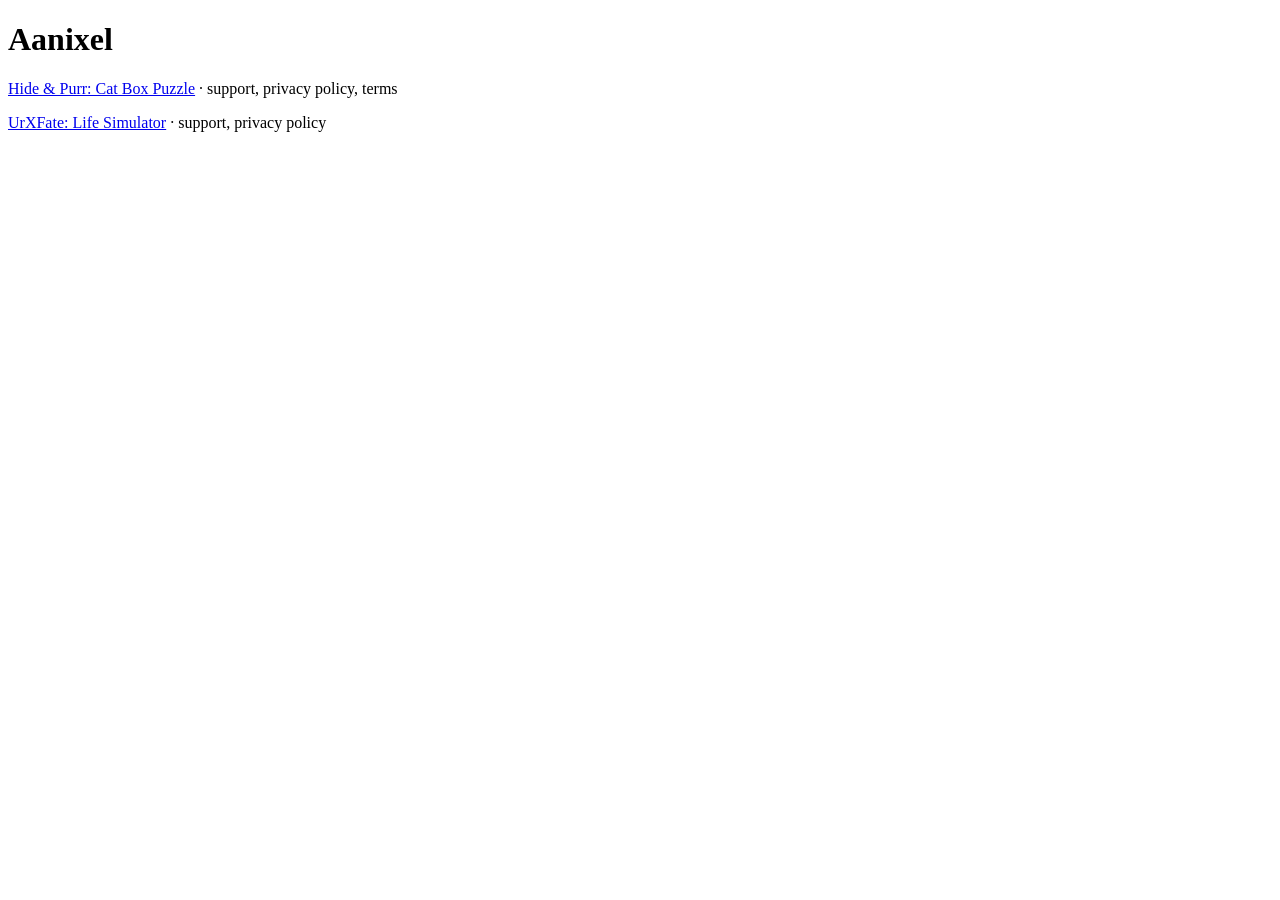
<file: index.html>
<!doctype html>
<html lang="en">
<head>
<meta charset="utf-8">
<meta name="viewport" content="width=device-width, initial-scale=1">
<title>Aanixel</title>
</head>
<body>
<h1>Aanixel</h1>
<p><a href="https://aanixel.github.io/hideandpurr-site/">Hide &amp; Purr: Cat Box Puzzle</a> · support, privacy policy, terms</p>
<p><a href="https://aanixel.github.io/urxfate/">UrXFate: Life Simulator</a> · support, privacy policy</p>
</body>
</html>
</file>
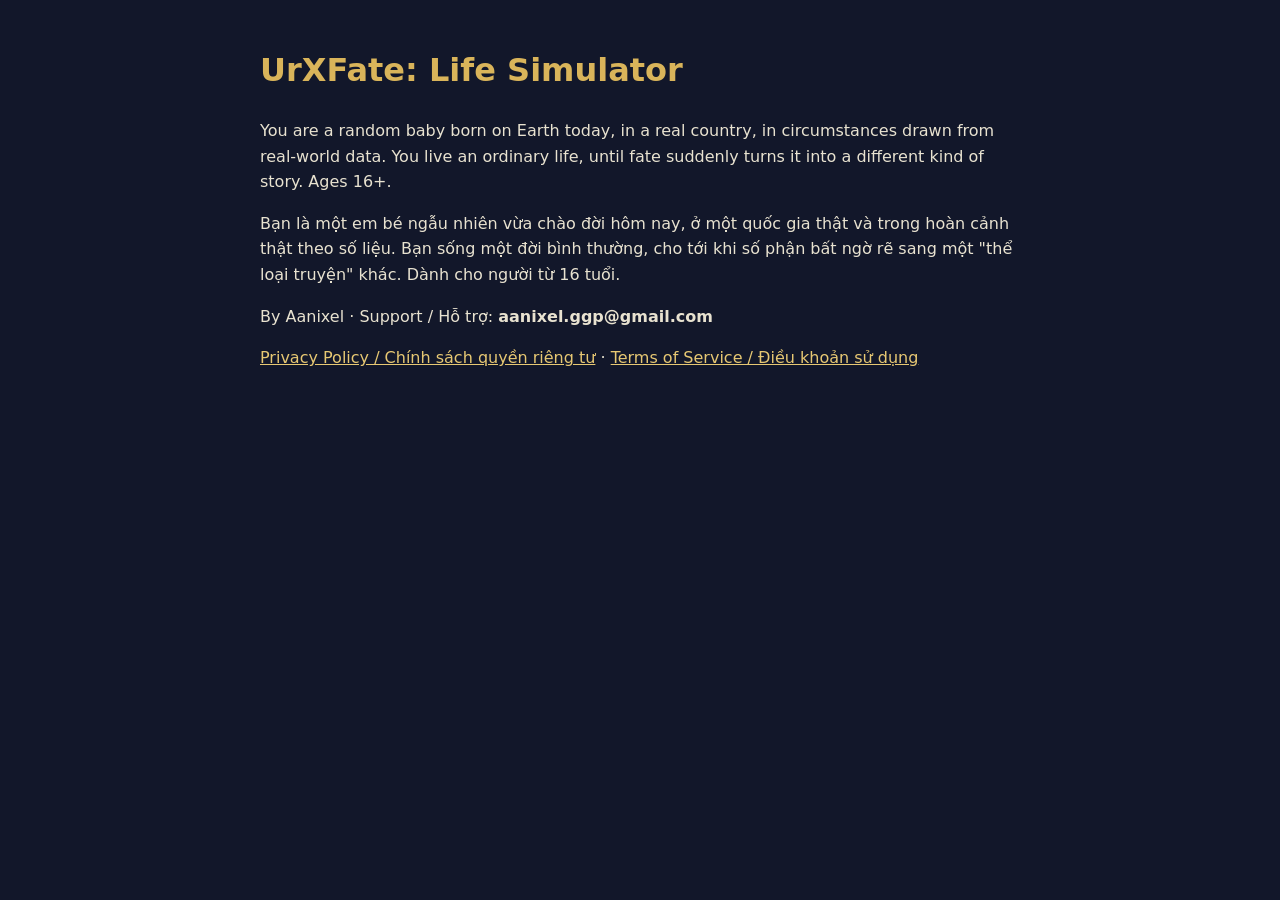
<file: urxfate/index.html>
<!doctype html>
<html lang="en">
<head>
<meta charset="utf-8">
<meta name="viewport" content="width=device-width, initial-scale=1">
<title>UrXFate: Life Simulator</title>
<link rel="stylesheet" href="style.css">
</head>
<body>
<main>
<h1>UrXFate: Life Simulator</h1>
<p lang="en">You are a random baby born on Earth today, in a real country, in circumstances drawn from real-world data. You live an ordinary life, until fate suddenly turns it into a different kind of story. Ages 16+.</p>
<p lang="vi">Bạn là một em bé ngẫu nhiên vừa chào đời hôm nay, ở một quốc gia thật và trong hoàn cảnh thật theo số liệu. Bạn sống một đời bình thường, cho tới khi số phận bất ngờ rẽ sang một "thể loại truyện" khác. Dành cho người từ 16 tuổi.</p>
<p>By Aanixel · Support / Hỗ trợ: <b>aanixel.ggp@gmail.com</b></p>
<p><a href="privacy.html">Privacy Policy / Chính sách quyền riêng tư</a> · <a href="terms.html">Terms of Service / Điều khoản sử dụng</a></p>
</main>
</body>
</html>
</file>
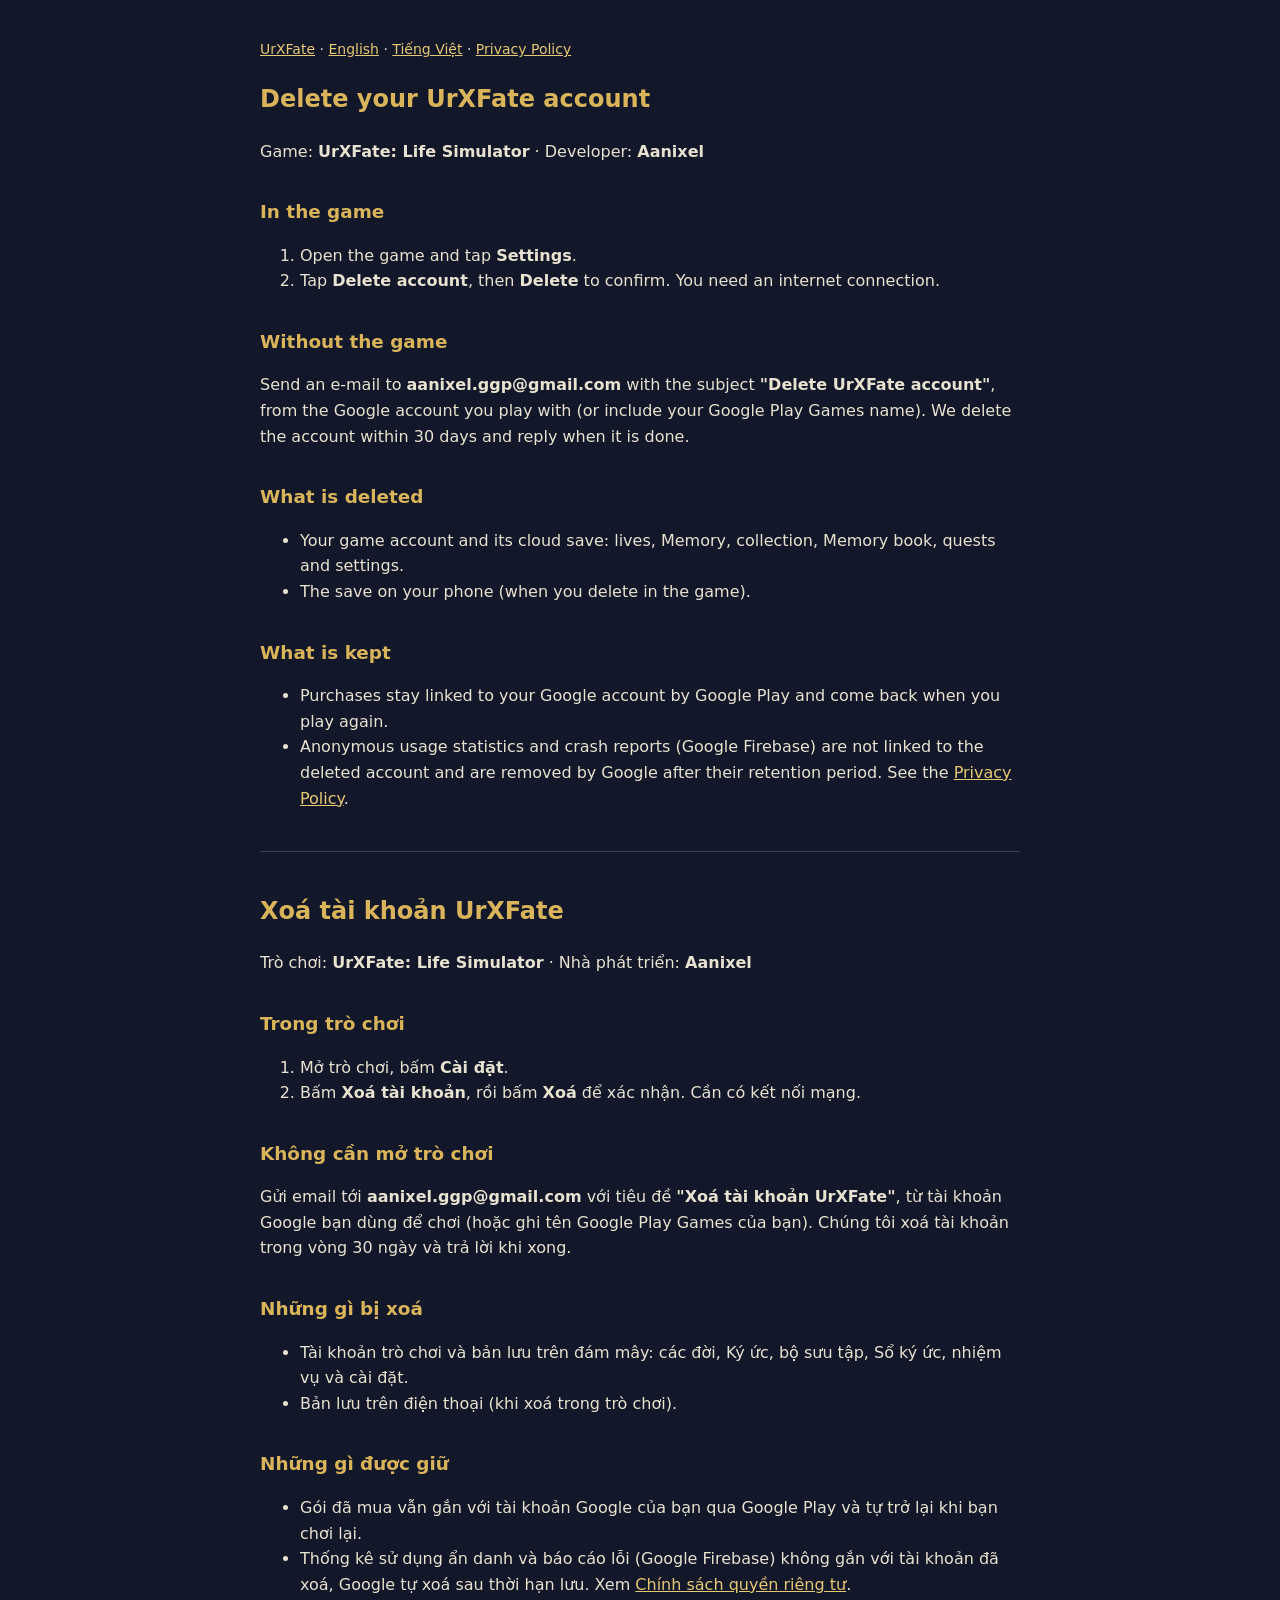
<file: urxfate/delete-account.html>
<!doctype html>
<html lang="en">
<head>
<meta charset="utf-8">
<meta name="viewport" content="width=device-width, initial-scale=1">
<title>UrXFate: Life Simulator — Delete your account</title>
<link rel="stylesheet" href="style.css">
</head>
<body>
<main>
<p class="nav"><a href="index.html">UrXFate</a> · <a href="#en">English</a> · <a href="#vi">Tiếng Việt</a> · <a href="privacy.html">Privacy Policy</a></p>

<section id="en" lang="en">
<h1>Delete your UrXFate account</h1>
<p>Game: <b>UrXFate: Life Simulator</b> · Developer: <b>Aanixel</b></p>

<h2>In the game</h2>
<ol>
<li>Open the game and tap <b>Settings</b>.</li>
<li>Tap <b>Delete account</b>, then <b>Delete</b> to confirm. You need an internet connection.</li>
</ol>

<h2>Without the game</h2>
<p>Send an e-mail to <b>aanixel.ggp@gmail.com</b> with the subject <b>"Delete UrXFate account"</b>, from the Google account you play with
(or include your Google Play Games name). We delete the account within 30 days and reply when it is done.</p>

<h2>What is deleted</h2>
<ul>
<li>Your game account and its cloud save: lives, Memory, collection, Memory book, quests and settings.</li>
<li>The save on your phone (when you delete in the game).</li>
</ul>
<h2>What is kept</h2>
<ul>
<li>Purchases stay linked to your Google account by Google Play and come back when you play again.</li>
<li>Anonymous usage statistics and crash reports (Google Firebase) are not linked to the deleted account and are removed by Google after their retention period. See the <a href="privacy.html">Privacy Policy</a>.</li>
</ul>
</section>

<hr>

<section id="vi" lang="vi">
<h1>Xoá tài khoản UrXFate</h1>
<p>Trò chơi: <b>UrXFate: Life Simulator</b> · Nhà phát triển: <b>Aanixel</b></p>

<h2>Trong trò chơi</h2>
<ol>
<li>Mở trò chơi, bấm <b>Cài đặt</b>.</li>
<li>Bấm <b>Xoá tài khoản</b>, rồi bấm <b>Xoá</b> để xác nhận. Cần có kết nối mạng.</li>
</ol>

<h2>Không cần mở trò chơi</h2>
<p>Gửi email tới <b>aanixel.ggp@gmail.com</b> với tiêu đề <b>"Xoá tài khoản UrXFate"</b>, từ tài khoản Google bạn dùng để chơi
(hoặc ghi tên Google Play Games của bạn). Chúng tôi xoá tài khoản trong vòng 30 ngày và trả lời khi xong.</p>

<h2>Những gì bị xoá</h2>
<ul>
<li>Tài khoản trò chơi và bản lưu trên đám mây: các đời, Ký ức, bộ sưu tập, Sổ ký ức, nhiệm vụ và cài đặt.</li>
<li>Bản lưu trên điện thoại (khi xoá trong trò chơi).</li>
</ul>
<h2>Những gì được giữ</h2>
<ul>
<li>Gói đã mua vẫn gắn với tài khoản Google của bạn qua Google Play và tự trở lại khi bạn chơi lại.</li>
<li>Thống kê sử dụng ẩn danh và báo cáo lỗi (Google Firebase) không gắn với tài khoản đã xoá, Google tự xoá sau thời hạn lưu. Xem <a href="privacy.html">Chính sách quyền riêng tư</a>.</li>
</ul>
</section>
</main>
</body>
</html>
</file>
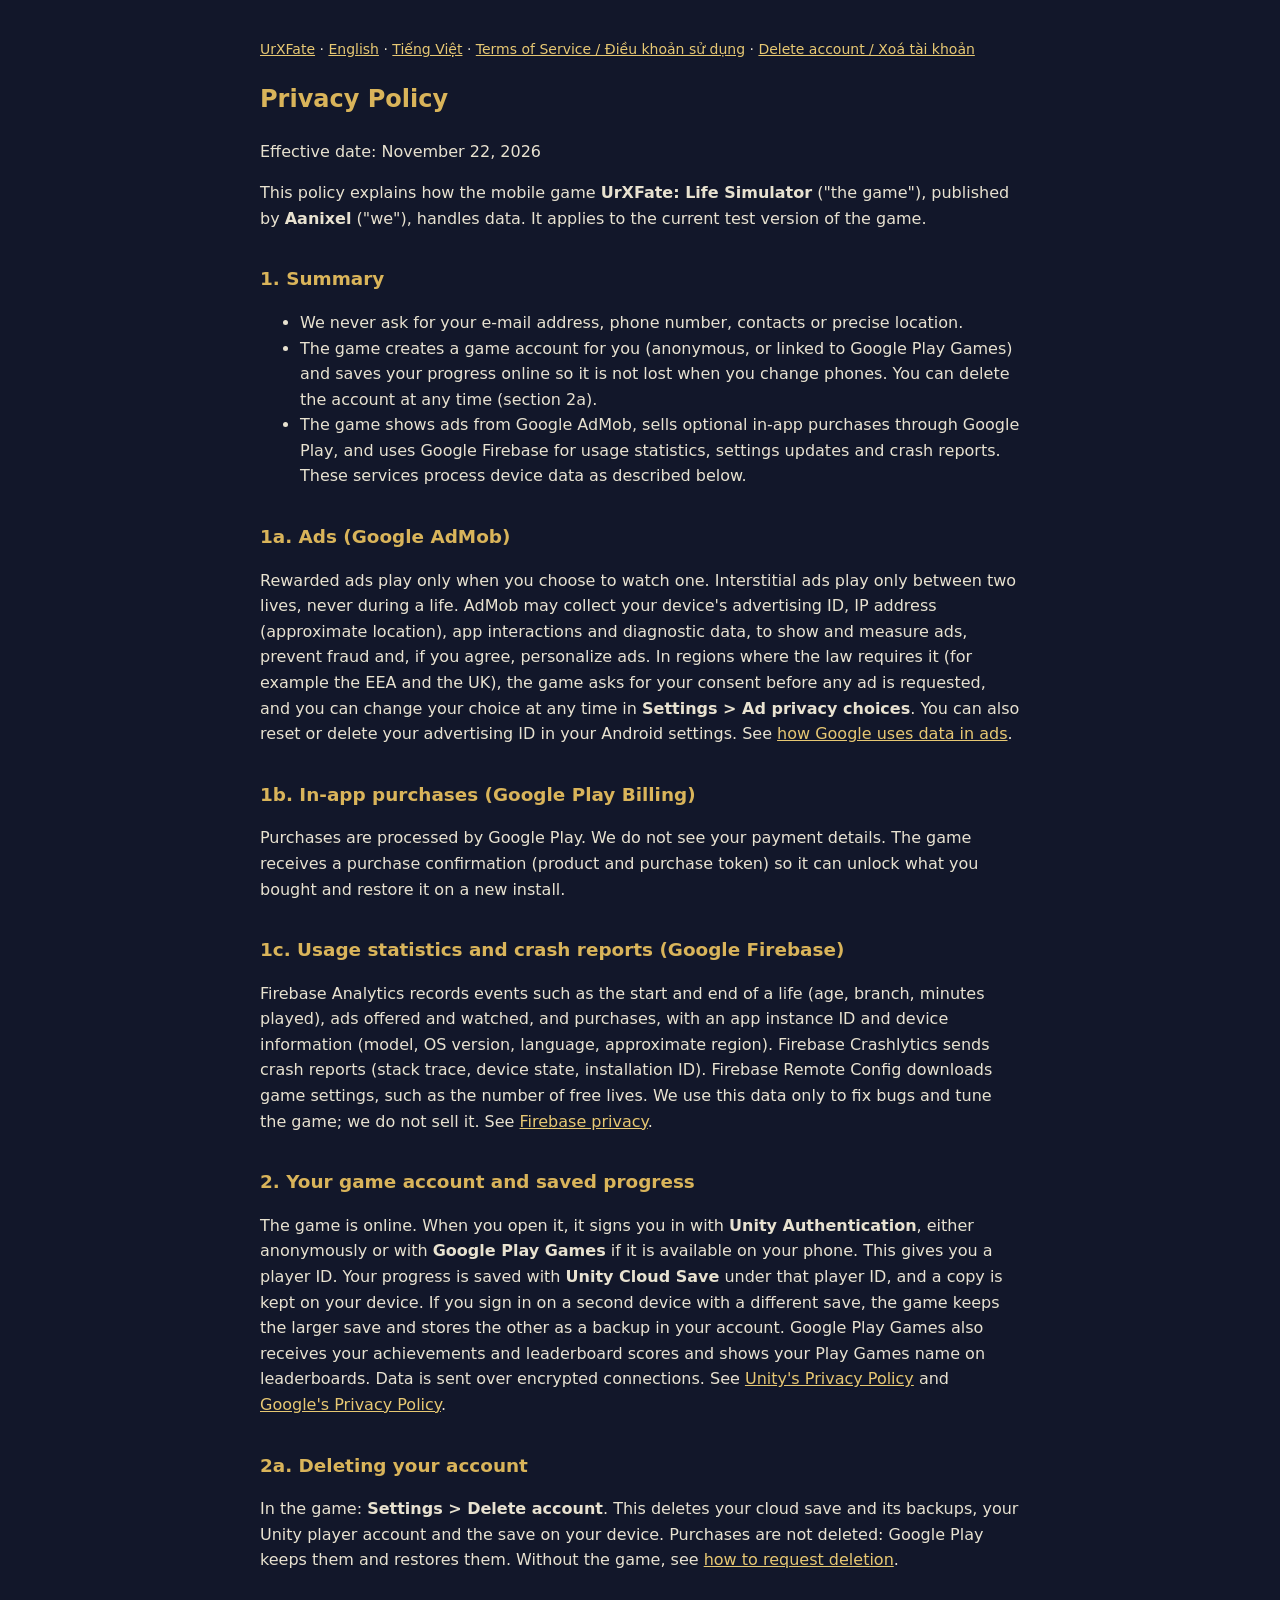
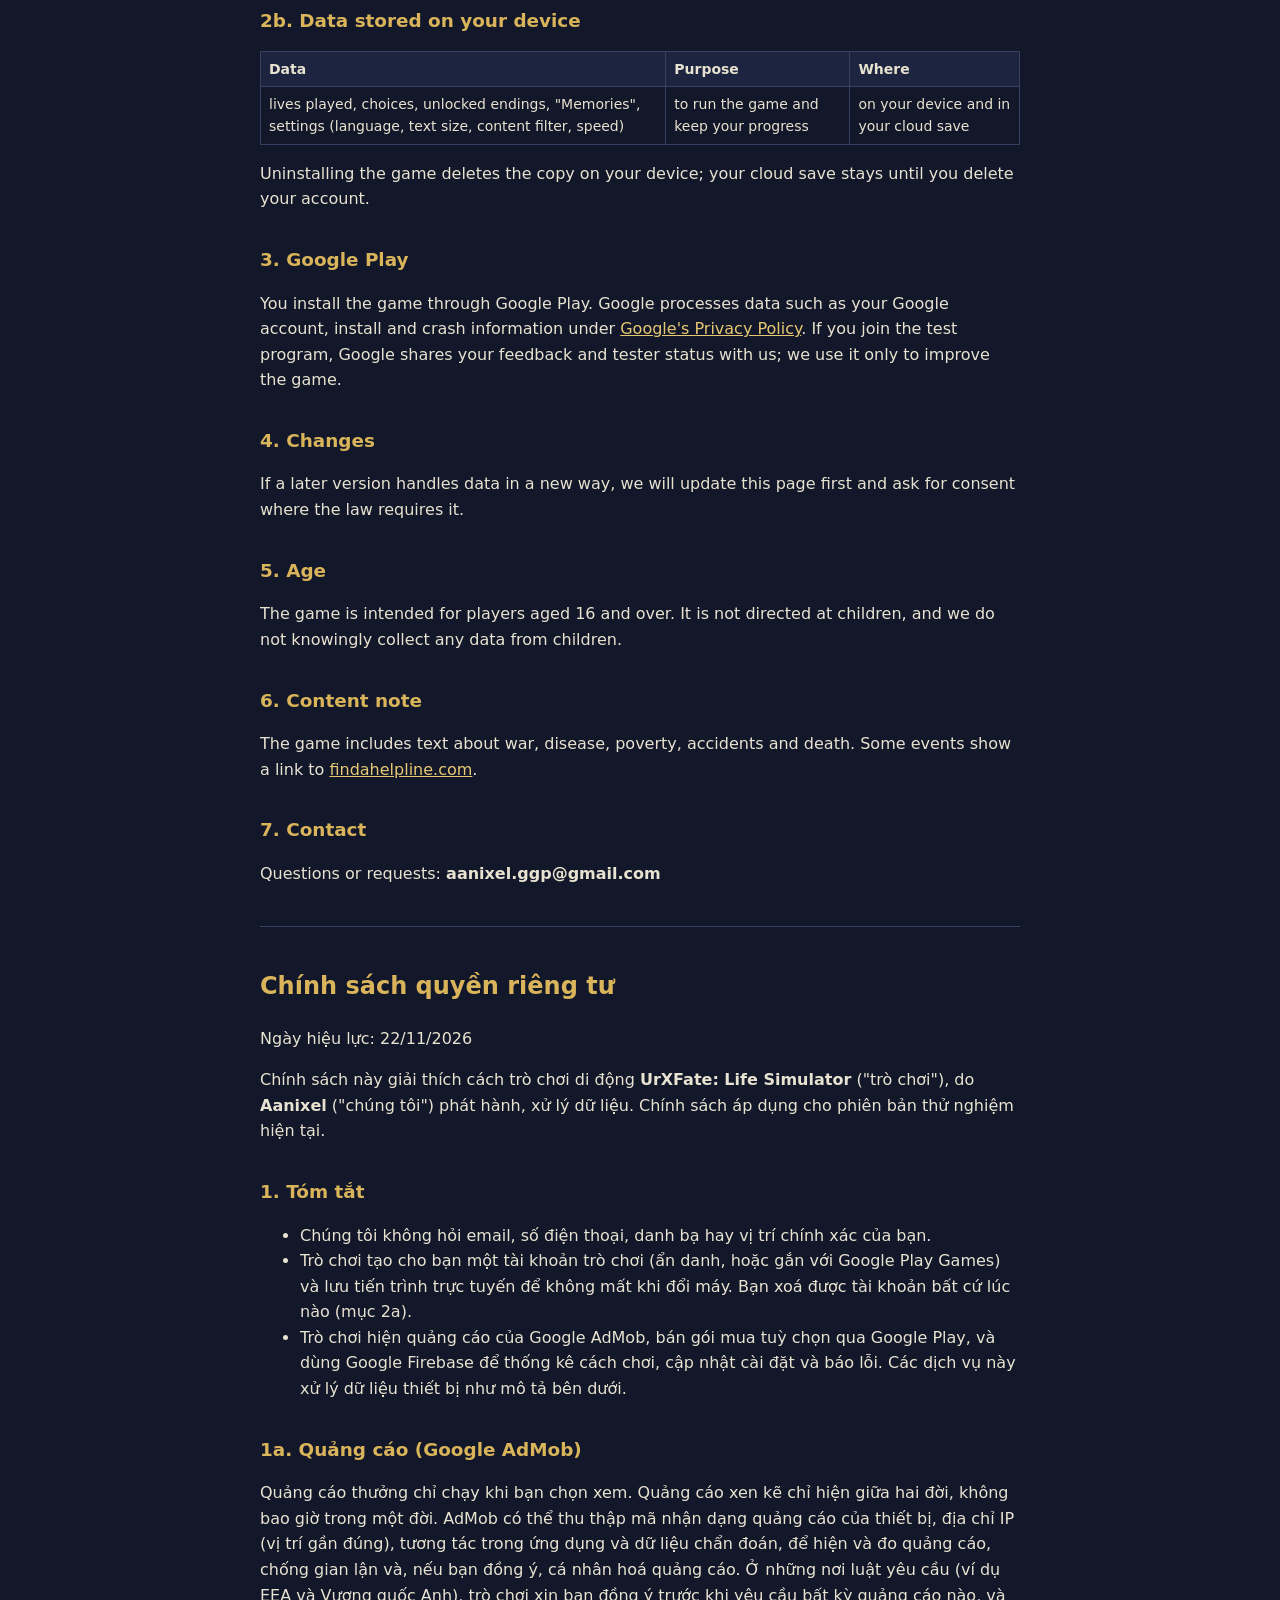
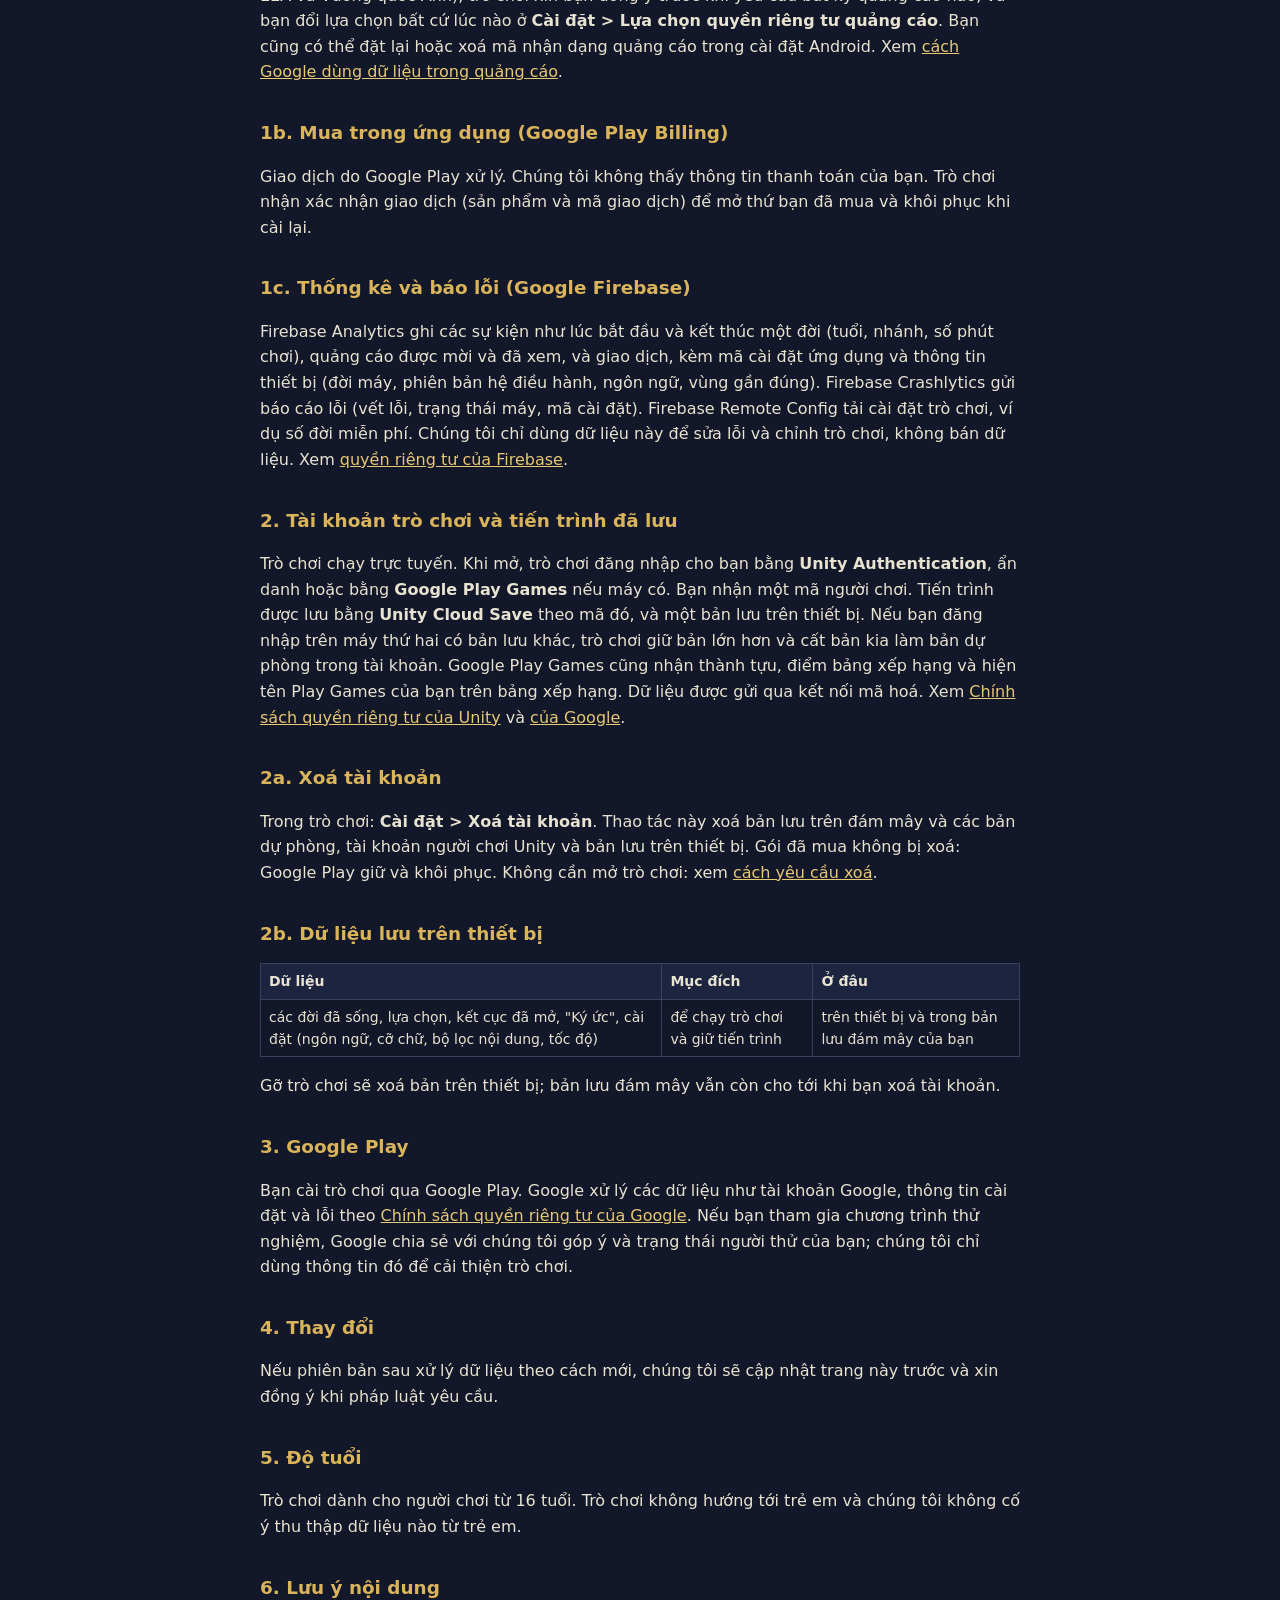
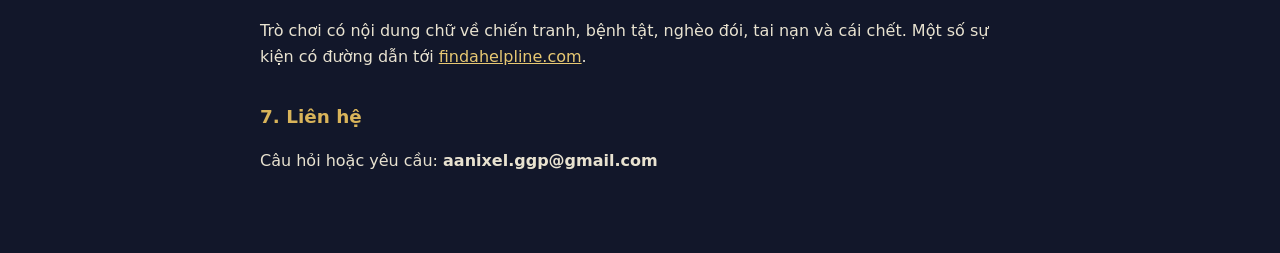
<file: urxfate/privacy.html>
<!doctype html>
<!-- Updated for ct4 (D204, 2026-11-22): accounts, Cloud Save, Play Games, account deletion. To be reviewed by a lawyer before the public release. -->
<html lang="en">
<head>
<meta charset="utf-8">
<meta name="viewport" content="width=device-width, initial-scale=1">
<title>UrXFate: Life Simulator — Privacy Policy</title>
<link rel="stylesheet" href="style.css">
</head>
<body>
<main>
<p class="nav"><a href="index.html">UrXFate</a> · <a href="#en">English</a> · <a href="#vi">Tiếng Việt</a> · <a href="terms.html">Terms of Service / Điều khoản sử dụng</a> · <a href="delete-account.html">Delete account / Xoá tài khoản</a></p>

<section id="en" lang="en">
<h1>Privacy Policy</h1>
<p>Effective date: November 22, 2026</p>
<p>This policy explains how the mobile game <b>UrXFate: Life Simulator</b> ("the game"), published by <b>Aanixel</b> ("we"), handles data. It applies to the current test version of the game.</p>

<h2>1. Summary</h2>
<ul>
<li>We never ask for your e-mail address, phone number, contacts or precise location.</li>
<li>The game creates a game account for you (anonymous, or linked to Google Play Games) and saves your progress online so it is not lost when you change phones. You can delete the account at any time (section 2a).</li>
<li>The game shows ads from Google AdMob, sells optional in-app purchases through Google Play, and uses Google Firebase for usage statistics, settings updates and crash reports. These services process device data as described below.</li>
</ul>

<h2>1a. Ads (Google AdMob)</h2>
<p>Rewarded ads play only when you choose to watch one. Interstitial ads play only between two lives, never during a life. AdMob may collect your device's advertising ID, IP address (approximate location), app interactions and diagnostic data, to show and measure ads, prevent fraud and, if you agree, personalize ads. In regions where the law requires it (for example the EEA and the UK), the game asks for your consent before any ad is requested, and you can change your choice at any time in <b>Settings &gt; Ad privacy choices</b>. You can also reset or delete your advertising ID in your Android settings. See <a href="https://policies.google.com/technologies/ads">how Google uses data in ads</a>.</p>

<h2>1b. In-app purchases (Google Play Billing)</h2>
<p>Purchases are processed by Google Play. We do not see your payment details. The game receives a purchase confirmation (product and purchase token) so it can unlock what you bought and restore it on a new install.</p>

<h2>1c. Usage statistics and crash reports (Google Firebase)</h2>
<p>Firebase Analytics records events such as the start and end of a life (age, branch, minutes played), ads offered and watched, and purchases, with an app instance ID and device information (model, OS version, language, approximate region). Firebase Crashlytics sends crash reports (stack trace, device state, installation ID). Firebase Remote Config downloads game settings, such as the number of free lives. We use this data only to fix bugs and tune the game; we do not sell it. See <a href="https://firebase.google.com/support/privacy">Firebase privacy</a>.</p>

<h2>2. Your game account and saved progress</h2>
<p>The game is online. When you open it, it signs you in with <b>Unity Authentication</b>, either anonymously or with <b>Google Play Games</b> if it is available on your phone. This gives you a player ID. Your progress is saved with <b>Unity Cloud Save</b> under that player ID, and a copy is kept on your device. If you sign in on a second device with a different save, the game keeps the larger save and stores the other as a backup in your account. Google Play Games also receives your achievements and leaderboard scores and shows your Play Games name on leaderboards. Data is sent over encrypted connections. See <a href="https://unity.com/legal/privacy-policy">Unity's Privacy Policy</a> and <a href="https://policies.google.com/privacy">Google's Privacy Policy</a>.</p>

<h2>2a. Deleting your account</h2>
<p>In the game: <b>Settings &gt; Delete account</b>. This deletes your cloud save and its backups, your Unity player account and the save on your device. Purchases are not deleted: Google Play keeps them and restores them. Without the game, see <a href="delete-account.html">how to request deletion</a>.</p>

<h2>2b. Data stored on your device</h2>
<table>
<tr><th>Data</th><th>Purpose</th><th>Where</th></tr>
<tr><td>lives played, choices, unlocked endings, "Memories", settings (language, text size, content filter, speed)</td><td>to run the game and keep your progress</td><td>on your device and in your cloud save</td></tr>
</table>
<p>Uninstalling the game deletes the copy on your device; your cloud save stays until you delete your account.</p>

<h2>3. Google Play</h2>
<p>You install the game through Google Play. Google processes data such as your Google account, install and crash information under <a href="https://policies.google.com/privacy">Google's Privacy Policy</a>. If you join the test program, Google shares your feedback and tester status with us; we use it only to improve the game.</p>

<h2>4. Changes</h2>
<p>If a later version handles data in a new way, we will update this page first and ask for consent where the law requires it.</p>

<h2>5. Age</h2>
<p>The game is intended for players aged 16 and over. It is not directed at children, and we do not knowingly collect any data from children.</p>

<h2>6. Content note</h2>
<p>The game includes text about war, disease, poverty, accidents and death. Some events show a link to <a href="https://findahelpline.com">findahelpline.com</a>.</p>

<h2>7. Contact</h2>
<p>Questions or requests: <b>aanixel.ggp@gmail.com</b></p>
</section>

<hr>

<section id="vi" lang="vi">
<h1>Chính sách quyền riêng tư</h1>
<p>Ngày hiệu lực: 22/11/2026</p>
<p>Chính sách này giải thích cách trò chơi di động <b>UrXFate: Life Simulator</b> ("trò chơi"), do <b>Aanixel</b> ("chúng tôi") phát hành, xử lý dữ liệu. Chính sách áp dụng cho phiên bản thử nghiệm hiện tại.</p>

<h2>1. Tóm tắt</h2>
<ul>
<li>Chúng tôi không hỏi email, số điện thoại, danh bạ hay vị trí chính xác của bạn.</li>
<li>Trò chơi tạo cho bạn một tài khoản trò chơi (ẩn danh, hoặc gắn với Google Play Games) và lưu tiến trình trực tuyến để không mất khi đổi máy. Bạn xoá được tài khoản bất cứ lúc nào (mục 2a).</li>
<li>Trò chơi hiện quảng cáo của Google AdMob, bán gói mua tuỳ chọn qua Google Play, và dùng Google Firebase để thống kê cách chơi, cập nhật cài đặt và báo lỗi. Các dịch vụ này xử lý dữ liệu thiết bị như mô tả bên dưới.</li>
</ul>

<h2>1a. Quảng cáo (Google AdMob)</h2>
<p>Quảng cáo thưởng chỉ chạy khi bạn chọn xem. Quảng cáo xen kẽ chỉ hiện giữa hai đời, không bao giờ trong một đời. AdMob có thể thu thập mã nhận dạng quảng cáo của thiết bị, địa chỉ IP (vị trí gần đúng), tương tác trong ứng dụng và dữ liệu chẩn đoán, để hiện và đo quảng cáo, chống gian lận và, nếu bạn đồng ý, cá nhân hoá quảng cáo. Ở những nơi luật yêu cầu (ví dụ EEA và Vương quốc Anh), trò chơi xin bạn đồng ý trước khi yêu cầu bất kỳ quảng cáo nào, và bạn đổi lựa chọn bất cứ lúc nào ở <b>Cài đặt &gt; Lựa chọn quyền riêng tư quảng cáo</b>. Bạn cũng có thể đặt lại hoặc xoá mã nhận dạng quảng cáo trong cài đặt Android. Xem <a href="https://policies.google.com/technologies/ads">cách Google dùng dữ liệu trong quảng cáo</a>.</p>

<h2>1b. Mua trong ứng dụng (Google Play Billing)</h2>
<p>Giao dịch do Google Play xử lý. Chúng tôi không thấy thông tin thanh toán của bạn. Trò chơi nhận xác nhận giao dịch (sản phẩm và mã giao dịch) để mở thứ bạn đã mua và khôi phục khi cài lại.</p>

<h2>1c. Thống kê và báo lỗi (Google Firebase)</h2>
<p>Firebase Analytics ghi các sự kiện như lúc bắt đầu và kết thúc một đời (tuổi, nhánh, số phút chơi), quảng cáo được mời và đã xem, và giao dịch, kèm mã cài đặt ứng dụng và thông tin thiết bị (đời máy, phiên bản hệ điều hành, ngôn ngữ, vùng gần đúng). Firebase Crashlytics gửi báo cáo lỗi (vết lỗi, trạng thái máy, mã cài đặt). Firebase Remote Config tải cài đặt trò chơi, ví dụ số đời miễn phí. Chúng tôi chỉ dùng dữ liệu này để sửa lỗi và chỉnh trò chơi, không bán dữ liệu. Xem <a href="https://firebase.google.com/support/privacy">quyền riêng tư của Firebase</a>.</p>

<h2>2. Tài khoản trò chơi và tiến trình đã lưu</h2>
<p>Trò chơi chạy trực tuyến. Khi mở, trò chơi đăng nhập cho bạn bằng <b>Unity Authentication</b>, ẩn danh hoặc bằng <b>Google Play Games</b> nếu máy có. Bạn nhận một mã người chơi. Tiến trình được lưu bằng <b>Unity Cloud Save</b> theo mã đó, và một bản lưu trên thiết bị. Nếu bạn đăng nhập trên máy thứ hai có bản lưu khác, trò chơi giữ bản lớn hơn và cất bản kia làm bản dự phòng trong tài khoản. Google Play Games cũng nhận thành tựu, điểm bảng xếp hạng và hiện tên Play Games của bạn trên bảng xếp hạng. Dữ liệu được gửi qua kết nối mã hoá. Xem <a href="https://unity.com/legal/privacy-policy">Chính sách quyền riêng tư của Unity</a> và <a href="https://policies.google.com/privacy">của Google</a>.</p>

<h2>2a. Xoá tài khoản</h2>
<p>Trong trò chơi: <b>Cài đặt &gt; Xoá tài khoản</b>. Thao tác này xoá bản lưu trên đám mây và các bản dự phòng, tài khoản người chơi Unity và bản lưu trên thiết bị. Gói đã mua không bị xoá: Google Play giữ và khôi phục. Không cần mở trò chơi: xem <a href="delete-account.html">cách yêu cầu xoá</a>.</p>

<h2>2b. Dữ liệu lưu trên thiết bị</h2>
<table>
<tr><th>Dữ liệu</th><th>Mục đích</th><th>Ở đâu</th></tr>
<tr><td>các đời đã sống, lựa chọn, kết cục đã mở, "Ký ức", cài đặt (ngôn ngữ, cỡ chữ, bộ lọc nội dung, tốc độ)</td><td>để chạy trò chơi và giữ tiến trình</td><td>trên thiết bị và trong bản lưu đám mây của bạn</td></tr>
</table>
<p>Gỡ trò chơi sẽ xoá bản trên thiết bị; bản lưu đám mây vẫn còn cho tới khi bạn xoá tài khoản.</p>

<h2>3. Google Play</h2>
<p>Bạn cài trò chơi qua Google Play. Google xử lý các dữ liệu như tài khoản Google, thông tin cài đặt và lỗi theo <a href="https://policies.google.com/privacy">Chính sách quyền riêng tư của Google</a>. Nếu bạn tham gia chương trình thử nghiệm, Google chia sẻ với chúng tôi góp ý và trạng thái người thử của bạn; chúng tôi chỉ dùng thông tin đó để cải thiện trò chơi.</p>

<h2>4. Thay đổi</h2>
<p>Nếu phiên bản sau xử lý dữ liệu theo cách mới, chúng tôi sẽ cập nhật trang này trước và xin đồng ý khi pháp luật yêu cầu.</p>

<h2>5. Độ tuổi</h2>
<p>Trò chơi dành cho người chơi từ 16 tuổi. Trò chơi không hướng tới trẻ em và chúng tôi không cố ý thu thập dữ liệu nào từ trẻ em.</p>

<h2>6. Lưu ý nội dung</h2>
<p>Trò chơi có nội dung chữ về chiến tranh, bệnh tật, nghèo đói, tai nạn và cái chết. Một số sự kiện có đường dẫn tới <a href="https://findahelpline.com">findahelpline.com</a>.</p>

<h2>7. Liên hệ</h2>
<p>Câu hỏi hoặc yêu cầu: <b>aanixel.ggp@gmail.com</b></p>
</section>
</main>
</body>
</html>
</file>
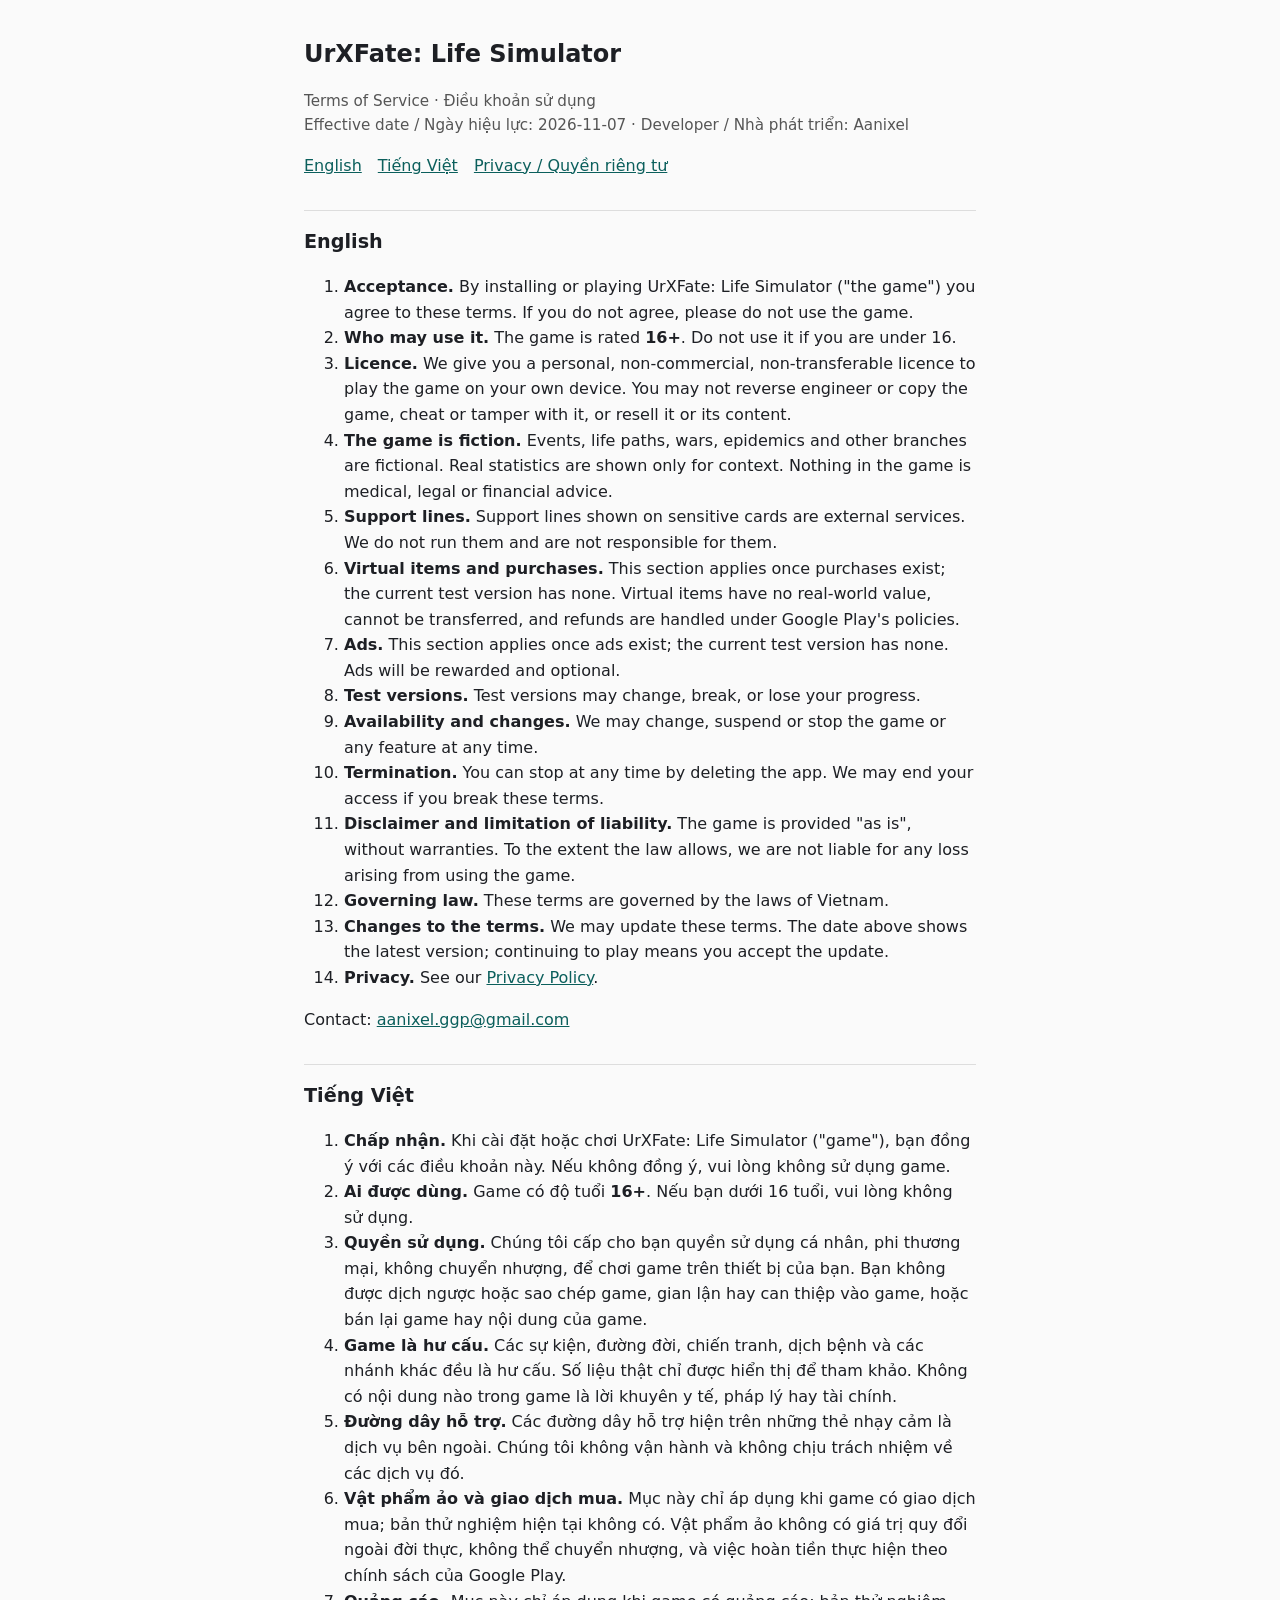
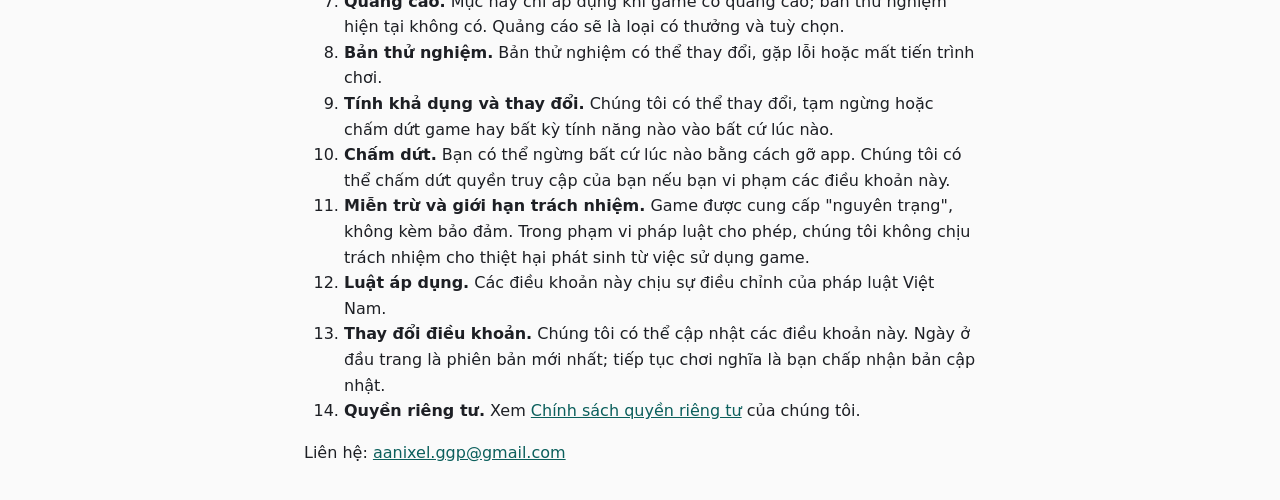
<file: urxfate/terms.html>
<!DOCTYPE html>
<html lang="en">
<head>
<meta charset="utf-8">
<meta name="viewport" content="width=device-width, initial-scale=1">
<title>UrXFate: Life Simulator — Terms of Service / Điều khoản sử dụng</title>
<style>
  body { font-family: system-ui, -apple-system, "Segoe UI", Roboto, Arial, sans-serif; max-width: 42rem; margin: 0 auto;
         padding: 1.2rem; line-height: 1.6; color: #1d1f24; background: #fafafa; }
  h1 { font-size: 1.5rem; margin-bottom: .2rem; }
  h2 { font-size: 1.2rem; margin-top: 2rem; border-top: 1px solid #ddd; padding-top: 1rem; }
  .meta { color: #555; font-size: .95rem; }
  a { color: #0b5f5c; }
  nav a { margin-right: 1rem; }
</style>
</head>
<body>
<h1>UrXFate: Life Simulator</h1>
<p class="meta">Terms of Service · Điều khoản sử dụng<br>Effective date / Ngày hiệu lực: 2026-11-07 · Developer / Nhà phát triển: Aanixel</p>
<nav><a href="#en">English</a><a href="#vi">Tiếng Việt</a><a href="privacy.html">Privacy / Quyền riêng tư</a></nav>

<section id="en" lang="en">
<h2>English</h2>
<ol>
  <li><strong>Acceptance.</strong> By installing or playing UrXFate: Life Simulator ("the game") you agree to these terms. If you do not agree, please do not use the game.</li>
  <li><strong>Who may use it.</strong> The game is rated <strong>16+</strong>. Do not use it if you are under 16.</li>
  <li><strong>Licence.</strong> We give you a personal, non-commercial, non-transferable licence to play the game on your own device. You may not reverse engineer or copy the game, cheat or tamper with it, or resell it or its content.</li>
  <li><strong>The game is fiction.</strong> Events, life paths, wars, epidemics and other branches are fictional. Real statistics are shown only for context. Nothing in the game is medical, legal or financial advice.</li>
  <li><strong>Support lines.</strong> Support lines shown on sensitive cards are external services. We do not run them and are not responsible for them.</li>
  <li><strong>Virtual items and purchases.</strong> This section applies once purchases exist; the current test version has none. Virtual items have no real-world value, cannot be transferred, and refunds are handled under Google Play's policies.</li>
  <li><strong>Ads.</strong> This section applies once ads exist; the current test version has none. Ads will be rewarded and optional.</li>
  <li><strong>Test versions.</strong> Test versions may change, break, or lose your progress.</li>
  <li><strong>Availability and changes.</strong> We may change, suspend or stop the game or any feature at any time.</li>
  <li><strong>Termination.</strong> You can stop at any time by deleting the app. We may end your access if you break these terms.</li>
  <li><strong>Disclaimer and limitation of liability.</strong> The game is provided "as is", without warranties. To the extent the law allows, we are not liable for any loss arising from using the game.</li>
  <li><strong>Governing law.</strong> These terms are governed by the laws of Vietnam.</li>
  <li><strong>Changes to the terms.</strong> We may update these terms. The date above shows the latest version; continuing to play means you accept the update.</li>
  <li><strong>Privacy.</strong> See our <a href="privacy.html">Privacy Policy</a>.</li>
</ol>
<p>Contact: <a href="mailto:aanixel.ggp@gmail.com">aanixel.ggp@gmail.com</a></p>
</section>

<section id="vi" lang="vi">
<h2>Tiếng Việt</h2>
<ol>
  <li><strong>Chấp nhận.</strong> Khi cài đặt hoặc chơi UrXFate: Life Simulator ("game"), bạn đồng ý với các điều khoản này. Nếu không đồng ý, vui lòng không sử dụng game.</li>
  <li><strong>Ai được dùng.</strong> Game có độ tuổi <strong>16+</strong>. Nếu bạn dưới 16 tuổi, vui lòng không sử dụng.</li>
  <li><strong>Quyền sử dụng.</strong> Chúng tôi cấp cho bạn quyền sử dụng cá nhân, phi thương mại, không chuyển nhượng, để chơi game trên thiết bị của bạn. Bạn không được dịch ngược hoặc sao chép game, gian lận hay can thiệp vào game, hoặc bán lại game hay nội dung của game.</li>
  <li><strong>Game là hư cấu.</strong> Các sự kiện, đường đời, chiến tranh, dịch bệnh và các nhánh khác đều là hư cấu. Số liệu thật chỉ được hiển thị để tham khảo. Không có nội dung nào trong game là lời khuyên y tế, pháp lý hay tài chính.</li>
  <li><strong>Đường dây hỗ trợ.</strong> Các đường dây hỗ trợ hiện trên những thẻ nhạy cảm là dịch vụ bên ngoài. Chúng tôi không vận hành và không chịu trách nhiệm về các dịch vụ đó.</li>
  <li><strong>Vật phẩm ảo và giao dịch mua.</strong> Mục này chỉ áp dụng khi game có giao dịch mua; bản thử nghiệm hiện tại không có. Vật phẩm ảo không có giá trị quy đổi ngoài đời thực, không thể chuyển nhượng, và việc hoàn tiền thực hiện theo chính sách của Google Play.</li>
  <li><strong>Quảng cáo.</strong> Mục này chỉ áp dụng khi game có quảng cáo; bản thử nghiệm hiện tại không có. Quảng cáo sẽ là loại có thưởng và tuỳ chọn.</li>
  <li><strong>Bản thử nghiệm.</strong> Bản thử nghiệm có thể thay đổi, gặp lỗi hoặc mất tiến trình chơi.</li>
  <li><strong>Tính khả dụng và thay đổi.</strong> Chúng tôi có thể thay đổi, tạm ngừng hoặc chấm dứt game hay bất kỳ tính năng nào vào bất cứ lúc nào.</li>
  <li><strong>Chấm dứt.</strong> Bạn có thể ngừng bất cứ lúc nào bằng cách gỡ app. Chúng tôi có thể chấm dứt quyền truy cập của bạn nếu bạn vi phạm các điều khoản này.</li>
  <li><strong>Miễn trừ và giới hạn trách nhiệm.</strong> Game được cung cấp "nguyên trạng", không kèm bảo đảm. Trong phạm vi pháp luật cho phép, chúng tôi không chịu trách nhiệm cho thiệt hại phát sinh từ việc sử dụng game.</li>
  <li><strong>Luật áp dụng.</strong> Các điều khoản này chịu sự điều chỉnh của pháp luật Việt Nam.</li>
  <li><strong>Thay đổi điều khoản.</strong> Chúng tôi có thể cập nhật các điều khoản này. Ngày ở đầu trang là phiên bản mới nhất; tiếp tục chơi nghĩa là bạn chấp nhận bản cập nhật.</li>
  <li><strong>Quyền riêng tư.</strong> Xem <a href="privacy.html">Chính sách quyền riêng tư</a> của chúng tôi.</li>
</ol>
<p>Liên hệ: <a href="mailto:aanixel.ggp@gmail.com">aanixel.ggp@gmail.com</a></p>
</section>
<!-- Draft, to be reviewed by a lawyer / Bản nháp, cần luật sư xem lại -->
</body>
</html>
</file>
<file: urxfate/style.css>
body { margin: 0; background: #12172a; color: #e8e2d0; font: 16px/1.6 system-ui, -apple-system, "Segoe UI", Roboto, sans-serif; }
main { max-width: 760px; margin: 0 auto; padding: 24px 20px 64px; }
h1 { color: #d9b45a; font-weight: 600; }
h2 { color: #d9b45a; font-size: 1.15em; margin-top: 1.8em; }
a { color: #e7c873; }
.nav { font-size: 14px; }
hr { border: 0; border-top: 1px solid #3a4160; margin: 40px 0; }
table { border-collapse: collapse; width: 100%; font-size: 14px; }
th, td { border: 1px solid #3a4160; padding: 6px 8px; text-align: left; vertical-align: top; }
th { background: #1c2440; }
</file>
